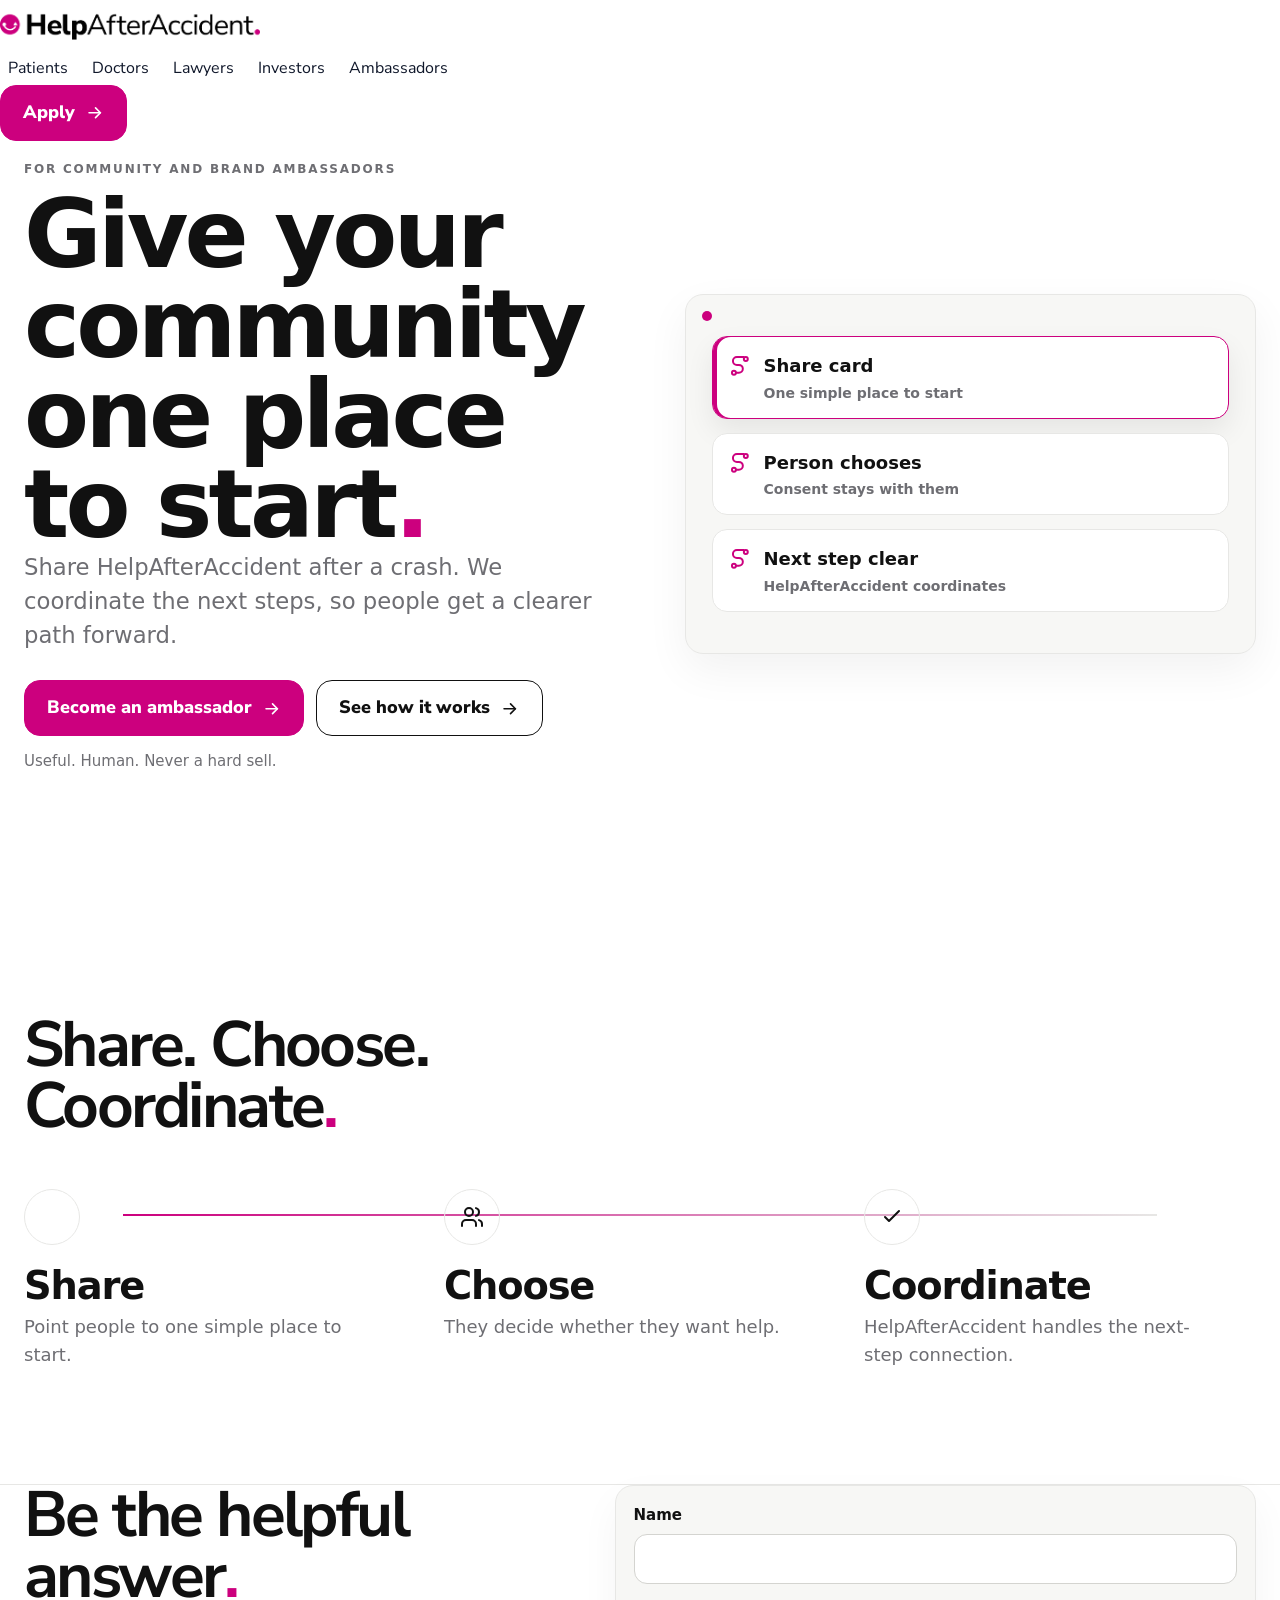
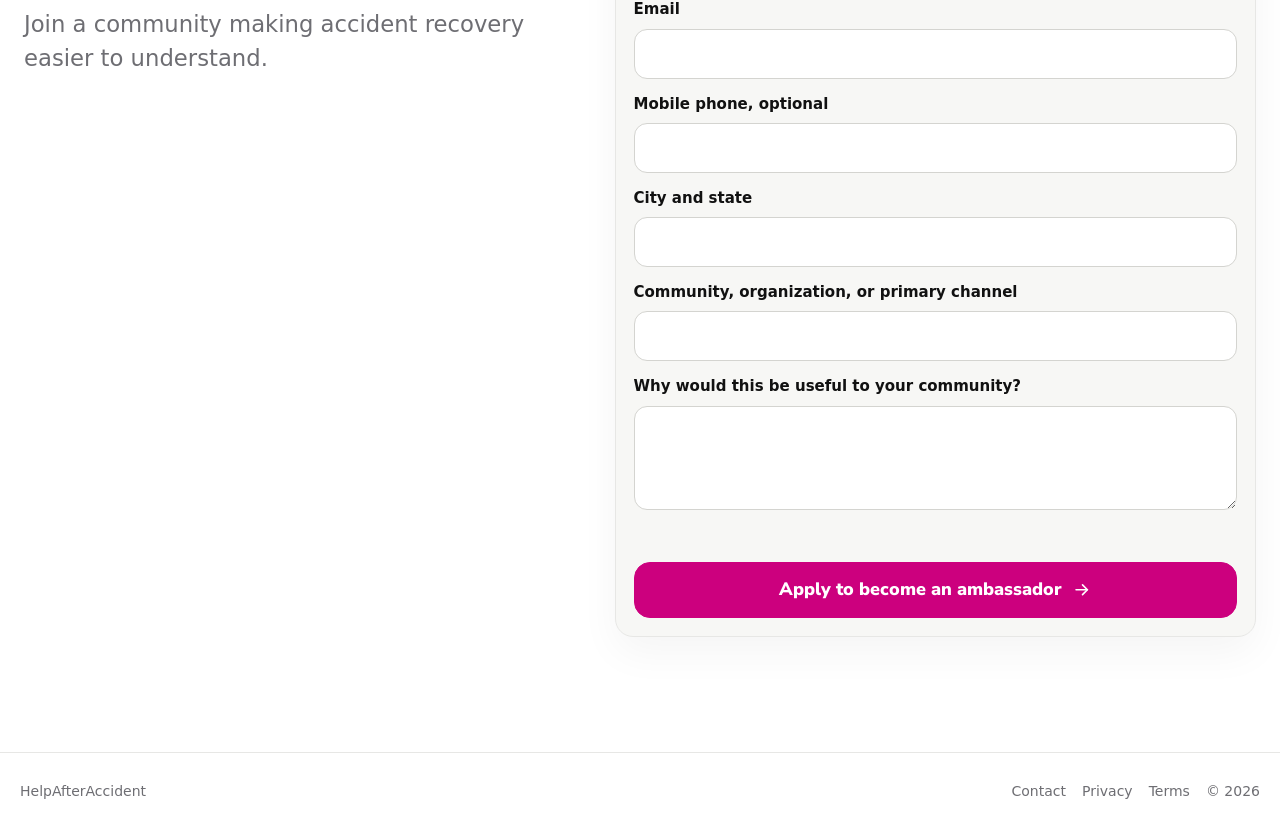
<file: ambassadors.html>
<!doctype html>
<html lang="en">
  <head>
    <meta charset="utf-8"><meta name="viewport" content="width=device-width, initial-scale=1">
    <title>Brand Ambassador Program | HelpAfterAccident</title><meta name="description" content="Apply to share HelpAfterAccident with your community and give people one place to start after a crash.">
    <meta property="og:title" content="Brand Ambassador Program | HelpAfterAccident"><meta property="og:description" content="Give your community one place to start."><meta name="twitter:card" content="summary">
    <link rel="icon" href="favicon.png"><link rel="canonical" href="ambassadors.html"><link rel="stylesheet" href="styles.css"><script src="config.js"></script>
  </head>
  <body>
    <a class="skip" href="#main">Skip to content</a><header class="site-header"><nav class="nav" aria-label="Main"><a class="logo" href="patients.html"><img src="logo.png" alt="HelpAfterAccident"></a><div class="nav-links" id="menu" data-nav-links><a href="patients.html">Patients</a><a href="doctors.html">Doctors</a><a href="lawyers.html">Lawyers</a><a href="investors.html">Investors</a><a href="ambassadors.html" aria-current="page">Ambassadors</a></div><a class="button primary" data-cta="ambassador" data-event="ambassador_apply">Apply</a><button class="menu-button" data-menu-button aria-expanded="false" aria-controls="menu">Menu</button></nav></header>
    <main id="main">
      <section class="hero"><div><p class="eyebrow">For community and brand ambassadors</p><h1>Give your community one place to start<span class="dot">.</span></h1><p class="lead">Share HelpAfterAccident after a crash. We coordinate the next steps, so people get a clearer path forward.</p><div class="cta-row"><a class="button primary" data-cta="ambassador" data-event="ambassador_apply">Become an ambassador</a><a class="button secondary" href="#works">See how it works</a></div><p class="support">Useful. Human. Never a hard sell.</p></div><div class="visual" data-state-visual><div class="state" data-state>Share card<span class="micro">One simple place to start</span></div><div class="state" data-state>Person chooses<span class="micro">Consent stays with them</span></div><div class="state" data-state>Next step clear<span class="micro">HelpAfterAccident coordinates</span></div></div></section>
      <section id="works"><h2>Share. Choose. Coordinate<span class="dot">.</span></h2><div class="steps"><div class="step"><div class="step-number">1</div><h3>Share</h3><p>Point people to one simple place to start.</p></div><div class="step"><div class="step-number">2</div><h3>Choose</h3><p>They decide whether they want help.</p></div><div class="step"><div class="step-number">3</div><h3>Coordinate</h3><p>HelpAfterAccident handles the next-step connection.</p></div></div></section>
      <section class="final"><div><h2>Be the helpful answer<span class="dot">.</span></h2><p class="lead">Join a community making accident recovery easier to understand.</p></div><form id="lead-form" data-audience="ambassador"><label>Name<input name="name" required autocomplete="name"></label><label>Email<input name="email" type="email" required autocomplete="email"></label><label>Mobile phone, optional<input name="phone" autocomplete="tel"></label><label>City and state<input name="location" required></label><label>Community, organization, or primary channel<input name="community" required></label><label>Why would this be useful to your community?<textarea name="reason" required></textarea></label><label class="hidden-field">Website<input name="website" tabindex="-1" autocomplete="off"></label><div class="form-status" role="status" aria-live="polite"></div><button class="button primary" type="submit" data-label="Apply to become an ambassador">Apply to become an ambassador</button></form></section>
    </main>
    <footer class="site-footer"><div class="footer-inner"><span>HelpAfterAccident</span><div class="footer-links"><a href="mailto:contact@helpafteraccident.com">Contact</a><a href="privacy.html">Privacy</a><a href="terms.html">Terms</a><span>&copy; 2026</span></div></div></footer><script src="script.js"></script>
  </body>
</html>
</file>
<file: styles.css>
@import url("https://fonts.googleapis.com/css2?family=Nunito+Sans:wght@400;500;700;900&display=swap");

:root {
  --ink: #111111;
  --paper: #ffffff;
  --soft-paper: #f7f7f5;
  --muted: #6e6e73;
  --line: #e7e7e5;
  --accent: #cc007e;
  --max: 1280px;
  --ease-out: cubic-bezier(0.22, 1, 0.36, 1);
  --ease-in-out: cubic-bezier(0.4, 0, 0.2, 1);
  font-family:
    Inter,
    ui-sans-serif,
    system-ui,
    -apple-system,
    BlinkMacSystemFont,
    "Segoe UI",
    sans-serif;
}

* {
  box-sizing: border-box;
}
html {
  scroll-behavior: smooth;
  overflow-x: hidden;
}
body {
  margin: 0;
  color: var(--ink);
  background: var(--paper);
  font-size: 17px;
  line-height: 1.55;
  overflow-x: hidden;
  text-rendering: optimizeLegibility;
  padding-top: calc(88px + env(safe-area-inset-top));
}
body.menu-open {
  overflow: hidden;
}
a {
  color: inherit;
  text-decoration: none;
}
button,
input,
select,
textarea {
  font: inherit;
}
:focus-visible {
  outline: 3px solid var(--accent);
  outline-offset: 4px;
}
.icon {
  width: 1.08em;
  height: 1.08em;
  flex: 0 0 auto;
  stroke: currentColor;
  stroke-width: 2;
  stroke-linecap: round;
  stroke-linejoin: round;
  fill: none;
}
.skip {
  position: fixed;
  left: 20px;
  top: calc(12px + env(safe-area-inset-top));
  z-index: 30;
  transform: translateY(-160%);
  background: var(--ink);
  color: white;
  padding: 10px 14px;
}
.skip:focus {
  transform: translateY(0);
}

.site-header {
  position: fixed;
  top: 0;
  left: 0;
  right: 0;
  z-index: 20;
  background: var(--paper);
  box-shadow: 0 0 0 rgba(17, 17, 17, 0);
  transition: box-shadow 300ms var(--ease-in-out);
  padding-top: env(safe-area-inset-top);
}
.container-custom {
  max-width: var(--max);
  margin: 0 auto;
  padding-left: 16px;
  padding-right: 16px;
}
.nav-shell {
  height: 88px;
}
.header-bar {
  height: 100%;
  display: flex;
  align-items: center;
  justify-content: space-between;
  background: var(--paper);
}
.header-left {
  display: flex;
  align-items: center;
  gap: 18px;
  min-width: 0;
}
.logo {
  display: inline-flex;
  align-items: center;
  min-height: 48px;
}
.logo img {
  height: 32px;
  width: auto;
  max-width: min(52vw, 220px);
  display: block;
  object-fit: contain;
}
.nav-links {
  position: fixed;
  inset: calc(88px + env(safe-area-inset-top)) 0 auto 0;
  display: none;
  background: var(--paper);
  border-bottom: 1px solid var(--line);
  padding: 24px 20px 28px;
  flex-direction: column;
  gap: 14px;
  font-size: 18px;
  box-shadow: 0 28px 70px rgba(17, 17, 17, 0.1);
}
.nav-links.open {
  display: flex;
  animation: menu-in 180ms var(--ease-out);
}
.nav-links a,
.nav-dropdown-trigger {
  min-height: 44px;
  display: flex;
  align-items: center;
  gap: 6px;
  border: 0;
  background: transparent;
  color: #0f172a;
  font-family:
    "Nunito Sans",
    ui-sans-serif,
    system-ui,
    -apple-system,
    BlinkMacSystemFont,
    "Segoe UI",
    sans-serif;
  font-size: inherit;
  font-weight: 400;
  text-transform: capitalize;
  padding: 0;
  cursor: pointer;
}
.nav-links a:hover,
.nav-dropdown-trigger:hover {
  color: var(--accent);
}
.nav-dropdown {
  display: grid;
  gap: 8px;
}
.nav-dropdown-menu {
  display: grid;
  gap: 8px;
  padding-left: 16px;
  border-left: 2px solid var(--line);
}
.nav-dropdown-menu a {
  color: #475569;
  font-family:
    "Nunito Sans",
    ui-sans-serif,
    system-ui,
    -apple-system,
    BlinkMacSystemFont,
    "Segoe UI",
    sans-serif;
  font-size: 16px;
  font-weight: 400;
}
.header-actions {
  display: none;
  align-items: center;
  gap: 22px;
}
.phone-link {
  white-space: nowrap;
  font-family:
    "Nunito Sans",
    ui-sans-serif,
    system-ui,
    -apple-system,
    BlinkMacSystemFont,
    "Segoe UI",
    sans-serif;
  font-size: clamp(1.35rem, 2.3vw, 2rem);
  line-height: 1;
  font-weight: 400;
  color: var(--ink);
}
.phone-link span {
  color: #9a9a9f;
  font-weight: 400;
}
.phone-link strong {
  color: var(--accent);
  font-weight: 900;
}
.language-button {
  display: inline-flex;
  align-items: center;
  gap: 6px;
  border: 1px solid var(--line);
  border-radius: 999px;
  background: var(--paper);
  padding: 6px 8px;
  min-height: 34px;
  color: #94a3b8;
  transition:
    border-color 160ms var(--ease-in-out),
    background 160ms var(--ease-in-out),
    color 160ms var(--ease-in-out);
}
.language-button:hover {
  border-color: var(--accent);
  color: var(--accent);
  background: #fafafa;
}
.language-button img {
  width: 24px;
  height: auto;
  border-radius: 2px;
  box-shadow: 0 1px 2px rgba(17, 17, 17, 0.12);
}
.language-button .icon {
  width: 16px;
  height: 16px;
}
.nav-language-button {
  width: 100%;
  justify-content: flex-start;
  border: 0;
  border-radius: 8px;
  padding: 8px 16px;
  color: #475569;
  font-size: 15px;
}
.mobile-actions {
  display: flex;
  align-items: center;
  gap: 6px;
}
.mobile-call {
  display: inline-flex;
  min-height: 38px;
  align-items: center;
  justify-content: center;
  gap: 7px;
  border-radius: 999px;
  background: var(--accent);
  color: white;
  padding: 0 12px;
  font-size: 14px;
  font-weight: 800;
}
.menu-button {
  display: inline-flex;
  justify-self: end;
  gap: 6px;
  align-items: center;
  justify-content: center;
  min-width: 40px;
  min-height: 40px;
  border: 0;
  border-radius: 10px;
  background: var(--paper);
  color: var(--ink);
  font-size: 0;
}
.menu-button::before {
  content: "";
  width: 18px;
  height: 2px;
  border-radius: 999px;
  background: currentColor;
  box-shadow:
    0 -6px 0 currentColor,
    0 6px 0 currentColor;
}

.button {
  display: inline-flex;
  gap: 10px;
  min-height: 56px;
  align-items: center;
  justify-content: center;
  border: 1px solid var(--ink);
  border-radius: 16px;
  padding: 0 22px;
  font-family:
    "Nunito Sans",
    ui-sans-serif,
    system-ui,
    -apple-system,
    BlinkMacSystemFont,
    "Segoe UI",
    sans-serif;
  font-weight: 850;
  cursor: pointer;
  transition:
    transform 150ms var(--ease-in-out),
    box-shadow 150ms var(--ease-in-out),
    background 150ms var(--ease-in-out);
}
.button.primary {
  background: var(--accent);
  border-color: var(--accent);
  color: white;
}
.button.secondary {
  background: transparent;
  color: var(--ink);
}
.button:hover {
  transform: translateY(-1px);
  box-shadow: 0 14px 30px rgba(17, 17, 17, 0.11);
}
.button:active {
  transform: scale(0.985);
}
.button .icon {
  transition: transform 150ms var(--ease-in-out);
}
.button:hover .icon {
  transform: translateX(3px);
}

main > section {
  max-width: var(--max);
  margin: 0 auto;
  padding: 72px 20px;
}
.hero {
  min-height: calc(100svh - 65px - env(safe-area-inset-top));
  display: grid;
  grid-template-columns: 1fr;
  align-content: center;
  padding-top: 34px;
  padding-bottom: 74px;
}
.hero > * {
  opacity: 0;
  transform: translateY(12px);
  animation: rise-in 420ms var(--ease-out) forwards;
}
.hero > *:nth-child(2) {
  animation-delay: 80ms;
}
.hero.dark {
  max-width: none;
  background: var(--ink);
  color: white;
  padding-left: 20px;
  padding-right: 20px;
}
.hero-image-left {
  min-height: 880px;
  align-content: start;
  justify-items: start;
  gap: 48px;
  text-align: left;
}
.hero-art {
  order: -1;
  min-width: 0;
  height: 520px;
  display: flex;
  align-items: center;
  justify-content: center;
}
.hero-art img {
  display: block;
  width: 100%;
  height: 100%;
  object-fit: contain;
}
.hero-copy {
  min-width: 0;
  display: grid;
  justify-items: start;
}
.hero-kicker {
  max-width: 38ch;
  margin: 24px 0 72px;
  color: var(--muted);
  font-size: 48px;
  font-weight: 400;
  line-height: 1.05;
}
.index-v3 .hero-kicker {
  margin: 0 0 24px;
  font-size: 28px;
}
.index-v3 .hero-v3-row .hero-copy h1 {
  font-size: 32px;
  font-weight: 600;
}

.index-v3 .hero-v3-row .hero-story {
  margin-top: 0;
}
.hero-copy h1 {
  font-size: 56px;
  font-weight: 700;
  line-height: 0.86;
  max-width: none;
  white-space: nowrap;
}
.hero-copy .lead {
  color: #6e6e73;
  font-size: 24px;
}
.hero-copy .hero-coordinate {
  font-family:
    Inter,
    ui-sans-serif,
    system-ui,
    -apple-system,
    BlinkMacSystemFont,
    "Segoe UI",
    sans-serif;
  color: var(--ink);
  font-size: 80px;
  font-weight: 800;
  line-height: 1.32;
}
.hero-copy .hero-coordinate span {
  display: block;
}
.hero-copy .hero-coordinate .accent-word {
  color: var(--accent);
}
.hero-copy .hero-story {
  color: #555555;
  font-size: 24px;
  font-weight: 500;
  margin-top: 24px;
}
.hero-copy .hero-story span {
  display: block;
}
.hero-copy .cta-row {
  margin-top: 16px;
}
.hero-copy .cta-row .button {
  width: 240px;
  min-height: 56px;
  border-radius: 16px;
  font-size: 18px;
  font-weight: 600;
}
.hero-v2-row {
  gap: clamp(36px, 6vw, 84px);
}
.hero-v2-row .hero-art {
  width: 100%;
}
.hero-v2-row .hero-copy {
  max-width: 640px;
}
.hero-v3-row {
  gap: clamp(36px, 6vw, 84px);
}
.hero-v3-row .hero-art {
  width: 100%;
}
.hero-v3-row .hero-copy {
  max-width: 640px;
}
.eyebrow {
  margin: 0 0 12px;
  color: var(--muted);
  font-size: 12px;
  font-weight: 900;
  letter-spacing: 0.15em;
  text-transform: uppercase;
}
.dark .eyebrow {
  color: #c8c8c8;
}
h1,
h2 {
  margin: 0;
  letter-spacing: -0.04em;
  line-height: 0.95;
}
h1 {
  font-size: clamp(2.75rem, 11.5vw, 4rem);
  max-width: 12ch;
}
h2 {
  font-family:
    "Nunito Sans",
    ui-sans-serif,
    system-ui,
    -apple-system,
    BlinkMacSystemFont,
    "Segoe UI",
    sans-serif;
  font-size: clamp(2.15rem, 8.4vw, 3.9rem);
  max-width: 12ch;
}
.lead {
  max-width: 38ch;
  margin: 0 0 0;
  font-size: 18px;
  line-height: 1.5;
  color: var(--muted);
}
.dark .lead {
  color: #dddddd;
}
.cta-row {
  display: grid;
  gap: 12px;
  margin-top: 28px;
  align-items: center;
}
.cta-row .button {
  width: 100%;
}
.support {
  color: var(--muted);
  font-size: 15px;
  margin-top: 14px;
}
.dot {
  color: var(--accent);
}
.kinetic-panel {
  min-height: 210px;
  position: relative;
  display: grid;
  align-content: center;
  overflow: visible;
}
.kinetic-panel::before {
  content: "";
  position: absolute;
  left: 0;
  top: 12%;
  bottom: 12%;
  width: 4px;
  background: #d1d5db;
}
.kinetic-step {
  grid-area: 1 / 1;
  padding-left: 22px;
  opacity: 0;
  transform: translateY(18px);
  transition:
    opacity 520ms var(--ease-out),
    transform 520ms var(--ease-out);
  pointer-events: none;
}
.kinetic-step.is-active {
  opacity: 1;
  transform: translateY(0);
}
.kinetic-step span {
  display: block;
  color: var(--ink);
  font-size: clamp(3.2rem, 14vw, 5.8rem);
  line-height: 0.82;
  font-weight: 950;
  letter-spacing: 0;
  text-transform: uppercase;
}
.kinetic-step p {
  max-width: 24ch;
  margin: 18px 0 0;
  color: var(--muted);
  font-size: clamp(1.05rem, 4vw, 1.55rem);
  line-height: 1.22;
  font-weight: 800;
}
.dark .kinetic-step span {
  color: white;
}
.dark .kinetic-step p {
  color: #d6d6d6;
}

.visual {
  border: 1px solid var(--line);
  border-radius: 18px;
  background: var(--soft-paper);
  min-height: 232px;
  padding: 18px;
  display: grid;
  align-content: center;
  gap: 14px;
  position: relative;
  overflow: hidden;
  box-shadow: 0 16px 44px rgba(17, 17, 17, 0.055);
}
.visual::before {
  content: "";
  position: absolute;
  inset: 16px auto auto 16px;
  width: 10px;
  height: 10px;
  border-radius: 999px;
  background: var(--accent);
}
.dark .visual {
  background: #181818;
  border-color: #333;
}
.word-path {
  position: relative;
  display: grid;
  gap: 10px;
}
.word-path::before {
  content: "";
  position: absolute;
  top: 34px;
  bottom: 34px;
  right: 32px;
  width: 2px;
  background: var(--line);
}
.word-path button {
  width: 100%;
  min-height: 58px;
  background: white;
  border: 1px solid var(--line);
  border-radius: 15px;
  padding: 12px 60px 12px 14px;
  text-align: left;
  font-size: clamp(1.65rem, 8vw, 2.4rem);
  line-height: 1;
  font-weight: 900;
  transition:
    border-color 180ms var(--ease-in-out),
    transform 180ms var(--ease-in-out),
    background 180ms var(--ease-in-out);
}
.word-path button[aria-pressed="true"] {
  border-color: var(--accent);
  background: color-mix(in srgb, var(--accent) 6%, white);
}
.word-path p {
  margin: 7px 0 0;
  font-size: 15px;
  line-height: 1.35;
  color: var(--muted);
  font-weight: 650;
}
.traveler {
  width: 14px;
  height: 14px;
  background: var(--accent);
  border-radius: 999px;
  position: absolute;
  right: 26px;
  top: 22px;
  box-shadow: 0 0 0 5px rgba(204, 0, 126, 0.12);
  transition: transform 920ms var(--ease-out);
  z-index: 2;
}

.state {
  border: 1px solid var(--line);
  border-radius: 15px;
  background: white;
  padding: 15px;
  min-height: 72px;
  font-weight: 850;
  display: grid;
  grid-template-columns: auto 1fr;
  column-gap: 12px;
  align-items: start;
  transition:
    transform 200ms var(--ease-in-out),
    border-color 200ms var(--ease-in-out),
    box-shadow 200ms var(--ease-in-out);
}
.dark .state {
  background: #222;
  border-color: #3a3a3a;
}
.state.active {
  border-color: var(--accent);
  box-shadow:
    inset 4px 0 0 var(--accent),
    0 12px 28px rgba(17, 17, 17, 0.075);
  transform: none;
}
.state > .icon {
  color: var(--accent);
  margin-top: 2px;
  font-size: 22px;
}
.micro {
  display: block;
  grid-column: 2;
  margin-top: 4px;
  color: var(--muted);
  font-size: 14px;
  line-height: 1.35;
  font-weight: 550;
}

.steps {
  display: grid;
  grid-template-columns: 1fr;
  gap: 0;
  margin-top: 34px;
  position: relative;
}
.steps::before {
  content: "";
  position: absolute;
  top: 24px;
  bottom: 24px;
  left: 24px;
  width: 2px;
  background: linear-gradient(180deg, var(--accent), var(--line));
}
.step {
  position: relative;
  padding: 0 0 32px 72px;
}
.step:last-child {
  padding-bottom: 0;
}
.step-number {
  position: absolute;
  left: 0;
  top: 0;
  width: 30px;
  height: 30px;
  border-radius: 999px;
  color: var(--ink);
  border: 1px solid var(--line);
  display: grid;
  place-items: center;
  transition:
    transform 200ms var(--ease-in-out),
    background 200ms var(--ease-in-out),
    color 200ms var(--ease-in-out),
    border-color 200ms var(--ease-in-out);
}
.step:first-child .step-number,
.step:hover .step-number {
  color: white;
}
.step-number .icon {
  width: 24px;
  height: 24px;
}
.step h3 {
  font-size: clamp(1.55rem, 6vw, 2.3rem);
  line-height: 1;
  letter-spacing: -0.03em;
}

.step-container {
  display: flex;
  align-items: end;
}
.step p {
  margin: 0;
  color: var(--muted);
  max-width: 30ch;
}
.index-v3 #how-it-works {
  max-width: 1200px;
  padding-top: 66px;
}
.index-v3 #how-it-works h2 {
  font-family:
    Inter,
    ui-sans-serif,
    system-ui,
    -apple-system,
    BlinkMacSystemFont,
    "Segoe UI",
    sans-serif;
  font-size: 52px;
  font-weight: 700;
  line-height: 1;
  letter-spacing: 0;
  max-width: none;
}
.bolded {
  font-weight: 600;
  color: red;
}
.index-v3 .hero-copy .bolded {
  font-weight: 600 !important;
}
.index-v3 #how-it-works .steps {
  grid-template-columns: 1fr;
  gap: 20px;
  margin-top: 24px;
}
.index-v3 #how-it-works .steps::before {
  content: none;
}
.index-v3 #how-it-works .step {
  position: relative;
  display: grid;
  gap: 16px;
  min-height: 220px;
  padding: 28px;
  border: 1px solid #f1f1f1;
  border-radius: 16px;
  background: var(--paper);
  box-shadow: none;
}
.index-v3 #how-it-works .step-number {
  position: static;

  display: grid;
  place-items: center;
  border-radius: 999px;
  color: var(--accent);
  font-size: 20px;
  font-weight: 700;
  line-height: 1;
}

.index-v3 #how-it-works .step h3 {
  margin: 0;
  font-family:
    "Nunito Sans",
    ui-sans-serif,
    system-ui,
    -apple-system,
    BlinkMacSystemFont,
    "Segoe UI",
    sans-serif;
  font-size: 28px;
  font-weight: 700;
  line-height: 1.1;
  letter-spacing: 0;
}
.index-v3 #how-it-works .step p {
  max-width: none;
  margin: 0;
  color: var(--muted);
  font-size: 20px;
  font-weight: 400;
  line-height: 1.45;
}
.index-v3 .why-haa {
  max-width: 1200px;
  padding-bottom: 40px;
}
.index-v3 .why-haa h2 {
  font-family:
    Inter,
    ui-sans-serif,
    system-ui,
    -apple-system,
    BlinkMacSystemFont,
    "Segoe UI",
    sans-serif;
  font-size: 52px;
  font-weight: 700;
  line-height: 1;
  letter-spacing: 0;
  max-width: none;
}
.index-v3 .why-list {
  list-style: none;
  margin: 48px 0 0;
  padding: 0;
  display: grid;
  grid-template-columns: repeat(2, minmax(0, 1fr));
  gap: 18px 36px;
}
.index-v3 .why-list li {
  position: relative;
  padding-left: 34px;
  color: var(--ink);
  font-size: 22px;
  line-height: 1.4;
  font-weight: 400;
}
.index-v3 .why-list li::before {
  content: "✓";
  position: absolute;
  left: 0;
  top: 0;
  color: var(--accent);
  font-size: 22px;
  line-height: 1.4;
  font-weight: 700;
}

.final {
  display: grid;
  grid-template-columns: 1fr;
  gap: 28px;
  padding-top: 0 !important;
  align-items: start;
  border-top: 1px solid var(--line);
  padding-bottom: calc(84px + env(safe-area-inset-bottom));
}
.index-v3 .final {
  border-top: 0;
}
.final-simple {
  align-items: center;
}
.plain-cta {
  display: flex;
  align-items: center;
}
.index-v3 .plain-cta .button {
  width: 240px;
  min-height: 56px;
  border-radius: 16px;
  font-size: 18px;
  font-weight: 600;
}
form {
  border: 1px solid var(--line);
  border-radius: 18px;
  padding: 18px;
  background: var(--soft-paper);
  display: grid;
  gap: 14px;
  box-shadow: 0 16px 40px rgba(17, 17, 17, 0.045);
}
label {
  display: grid;
  gap: 7px;
  font-weight: 800;
  font-size: 15px;
}
input,
select,
textarea {
  min-height: 50px;
  border: 1px solid #d4d4d0;
  border-radius: 13px;
  padding: 10px 12px;
  background: white;
  transition:
    border-color 160ms var(--ease-in-out),
    box-shadow 160ms var(--ease-in-out);
}
input:focus,
select:focus,
textarea:focus {
  border-color: var(--accent);
  box-shadow: 0 0 0 4px rgba(204, 0, 126, 0.11);
}
textarea {
  min-height: 104px;
  resize: vertical;
}
.check {
  grid-template-columns: 24px 1fr;
  align-items: start;
  font-weight: 650;
  color: var(--muted);
}
.index-v3 .why-haa .check input {
  min-height: 20px;
  width: 20px;
  margin-top: 2px;
}
.hidden-field {
  position: absolute;
  left: -10000px;
  width: 1px;
  height: 1px;
  overflow: hidden;
}
.form-status {
  min-height: 24px;
  color: #9b005f;
  font-weight: 750;
}
.legal-note {
  color: var(--muted);
  font-size: 13px;
}

.proof-strip {
  display: none;
  gap: 18px;
  margin-top: 24px;
  flex-wrap: wrap;
}
.proof-strip.visible {
  display: flex;
}
.proof-item {
  border-top: 1px solid #555;
  padding-top: 12px;
  min-width: 150px;
}
.proof-value {
  font-size: 1.55rem;
  font-weight: 900;
}
.proof-label {
  color: #d0d0d0;
  font-size: 14px;
}

.site-footer {
  border-top: 1px solid var(--line);
  padding: 28px 20px calc(28px + env(safe-area-inset-bottom));
  color: var(--muted);
  font-size: 14px;
}
.index-v3 .site-footer {
  border-top: 0;
}
.footer-inner {
  max-width: var(--max);
  margin: 0 auto;
  display: flex;
  gap: 16px;
  justify-content: space-between;
  flex-wrap: wrap;
}
.footer-brand {
  display: inline-flex;
  align-items: center;
  min-height: 32px;
}
.footer-brand img {
  display: block;
  height: 28px;
  width: auto;
}
.footer-links {
  display: flex;
  gap: 16px;
  flex-wrap: wrap;
}

.reveal {
  opacity: 1;
  transform: none;
}
.js .reveal {
  opacity: 0;
  transform: translateY(12px);
  transition:
    opacity 420ms var(--ease-out),
    transform 420ms var(--ease-out);
}
.js .reveal.is-visible {
  opacity: 1;
  transform: translateY(0);
}
.sticky-cta {
  position: fixed;
  z-index: 18;
  left: 0;
  right: 0;
  bottom: 0;
  padding: 10px 20px calc(10px + env(safe-area-inset-bottom));
  background: color-mix(in srgb, var(--paper) 94%, transparent);
  border-top: 1px solid var(--line);
  backdrop-filter: blur(14px);
  transform: translateY(110%);
  transition: transform 220ms var(--ease-out);
}
.sticky-cta.visible {
  transform: translateY(0);
}
.sticky-cta .button {
  width: 100%;
}

@keyframes rise-in {
  to {
    opacity: 1;
    transform: translateY(0);
  }
}
@keyframes menu-in {
  from {
    opacity: 0;
    transform: translateY(-8px);
  }
  to {
    opacity: 1;
    transform: translateY(0);
  }
}
@keyframes gradient-move {
  from {
    background-position: -100%;
  }
  to {
    background-position: 200%;
  }
}

@media (min-width: 520px) {
  .cta-row {
    display: flex;
    flex-wrap: wrap;
  }
  .cta-row .button {
    width: auto;
  }
  main > section {
    padding-left: 24px;
    padding-right: 24px;
  }
}

@media (min-width: 861px) {
  body {
    font-size: 18px;
  }
  body {
    padding-top: calc(88px + env(safe-area-inset-top));
  }
  .container-custom {
    padding-left: 24px;
    padding-right: 24px;
  }
  .nav-shell {
    height: 88px;
  }
  .header-left {
    gap: 24px;
  }
  .logo img {
    height: 40px;
    max-width: 260px;
  }
  .menu-button {
    display: none;
  }
  .mobile-actions {
    display: none;
  }
  .header-actions {
    display: flex;
  }
  .nav-links {
    position: static;
    display: flex;
    flex-direction: row;
    align-items: center;
    gap: 8px;
    padding: 0;
    border: 0;
    box-shadow: none;
    font-size: 16px;
    background: transparent;
  }
  .nav-links a,
  .nav-dropdown-trigger {
    min-height: 32px;
    padding: 4px 8px;
    font-size: 16px;
  }
  .nav-dropdown {
    position: relative;
  }
  .nav-dropdown-menu {
    position: absolute;
    left: 0;
    top: calc(100% + 8px);
    width: 196px;
    padding: 8px 0;
    border: 1px solid #f1f1f1;
    border-radius: 12px;
    background: white;
    box-shadow: 0 18px 44px rgba(17, 17, 17, 0.12);
    opacity: 0;
    visibility: hidden;
    transform: translateY(-4px);
    transition:
      opacity 160ms var(--ease-in-out),
      transform 160ms var(--ease-in-out),
      visibility 160ms var(--ease-in-out);
  }
  .nav-dropdown:hover .nav-dropdown-menu,
  .nav-dropdown:focus-within .nav-dropdown-menu {
    opacity: 1;
    visibility: visible;
    transform: translateY(0);
  }
  .nav-dropdown-menu a {
    min-height: 38px;
    padding: 0 16px;
    font-size: 15px;
  }
  .nav-dropdown-menu .nav-language-button {
    min-height: 38px;
  }
  main > section {
    padding: clamp(84px, 9vw, 136px) 24px;
  }
  .hero {
    min-height: calc(100svh - 88px);
    grid-template-columns: minmax(0, 6fr) minmax(0, 6fr);
    align-items: center;
    align-content: center;
    gap: clamp(40px, 7vw, 90px);
  }
  .hero.dark {
    padding-left: max(24px, calc((100vw - var(--max)) / 2 + 24px));
    padding-right: max(24px, calc((100vw - var(--max)) / 2 + 24px));
  }
  .hero-image-left {
    grid-template-columns: minmax(0, 760px);
    align-content: start;
    justify-content: start;
    gap: 48px;
  }
  .hero-image-left .hero-art {
    order: 0;
  }
  .hero-image-left .hero-copy {
    justify-self: start;
    max-width: 760px;
  }
  .hero-v2-row {
    grid-template-columns: minmax(0, 6fr) minmax(0, 6fr);
    align-items: center;
    align-content: center;
    gap: clamp(48px, 7vw, 96px);
  }
  .hero-v2-row .hero-art {
    order: 0;
    height: 520px;
  }
  .hero-v2-row .hero-copy {
    justify-self: start;
    max-width: 640px;
  }
  .hero-v3-row {
    grid-template-columns: minmax(0, 6fr) minmax(0, 6fr);
    align-items: center;
    align-content: center;
    gap: clamp(48px, 7vw, 96px);
    padding-top: 52px;
  }
  .hero-v3-row .hero-art {
    order: 2;
    height: 520px;
  }
  .hero-v3-row .hero-copy {
    order: 1;
    justify-self: start;
    max-width: 640px;
  }
  h1 {
    font-size: clamp(4.8rem, 7.4vw, 7.5rem);
    max-width: 12ch;
  }
  h2 {
    font-size: clamp(3.6rem, 5vw, 5.4rem);
  }
  .lead {
    max-width: 56ch;
    font-size: clamp(1.15rem, 1.8vw, 1.42rem);
  }
  .kinetic-panel {
    min-height: 420px;
  }
  .kinetic-step {
    padding-left: 28px;
  }
  .kinetic-step span {
    font-size: clamp(4.4rem, 5.8vw, 6.2rem);
  }
  .kinetic-step p {
    font-size: clamp(1.2rem, 1.8vw, 1.65rem);
  }
  .visual {
    min-height: 360px;
    padding: 26px;
  }
  .word-path {
    gap: 18px;
  }
  .word-path button {
    min-height: 88px;
    padding: 20px 70px 20px 20px;
    font-size: clamp(2rem, 4vw, 4.2rem);
  }
  .word-path p {
    font-size: 18px;
  }
  .traveler {
    top: 38px;
    right: 30px;
  }
  .steps {
    grid-template-columns: 1fr 1fr 1fr;
    gap: 28px;
    margin-top: 52px;
  }
  .steps::before {
    top: 25px;
    bottom: auto;
    left: 8%;
    right: 8%;
    width: auto;
    height: 2px;
    background: linear-gradient(90deg, var(--accent), var(--line));
  }
  .step {
    padding: 0;
  }
  .step-number {
    position: static;
    width: 56px;
    height: 56px;
  }
  .step h3 {
    margin: 22px 0 8px;
    font-size: clamp(1.8rem, 3vw, 3rem);
  }
  .index-v3 #how-it-works .steps {
    grid-template-columns: repeat(3, minmax(0, 1fr));
    gap: 24px;
    margin-top: 48px;
  }
  .index-v3 #how-it-works .steps::before {
    content: none;
  }
  .index-v3 #how-it-works .step {
    padding: 32px;
  }
  .index-v3 #how-it-works .step h3 {
    margin: 0;
    font-size: 28px;
  }
  .index-v3 .why-haa h2 {
    font-size: 52px;
  }
  .index-v3 .why-list {
    grid-template-columns: repeat(2, minmax(0, 1fr));
  }
  .index-v3 .why-list li {
    font-size: 22px;
  }
  .final {
    grid-template-columns: minmax(0, 5fr) minmax(300px, 6fr);
    gap: 56px;
    padding-bottom: clamp(84px, 9vw, 136px);
  }
  .sticky-cta {
    display: none;
  }
}
.mt-24 {
  margin-top: 24px;
}
@media (max-width: 860px) {
  .index-v3 .hero-v3-row {
    min-height: auto;
    gap: 24px;
    padding-top: 52px;
  }
  .index-v3 .hero-v3-row .hero-copy {
    display: contents;
  }
  .index-v3 .hero-v3-row .hero-kicker {
    order: -1;
    margin: 0 0 24px;
    font-size: 28px;
  }
  .index-v3 .hero-v3-row .hero-art {
    order: 0;
    height: clamp(220px, 58vw, 360px);
  }
  .index-v3 .hero-v3-row .hero-copy h1 {
    order: 1;
  }
  .index-v3 .hero-v3-row .hero-copy h1 {
    font-size: 32px;
    font-weight: 600;
    line-height: 0.9;
    white-space: normal;
    max-width: 100%;
  }
  .index-v3 .hero-v3-row .hero-coordinate {
    order: 2;
    font-size: clamp(2.6rem, 13vw, 4.5rem);
    line-height: 1.06;
  }
  .index-v3 .hero-v3-row .hero-story {
    order: 3;
    font-size: clamp(1.15rem, 5.3vw, 1.5rem);
  }
  .index-v3 .hero-v3-row .cta-row {
    order: 4;
  }
  .index-v3 .why-haa h2 {
    font-size: 52px;
  }
  .index-v3 .why-list {
    grid-template-columns: 1fr;
    gap: 16px;
    margin-top: 24px;
  }
  .index-v3 .why-list li {
    font-size: clamp(1.15rem, 5vw, 1.45rem);
    padding-left: 32px;
  }
  .index-v3 .why-list li::before {
    font-size: inherit;
  }
}

@media (max-width: 380px) {
  .container-custom {
    padding-left: 12px;
    padding-right: 12px;
  }
  .logo img {
    max-width: 150px;
  }
  main > section,
  .hero.dark {
    padding-left: 16px;
    padding-right: 16px;
  }
  .hero {
    padding-top: 26px;
    gap: 20px;
  }
  h1 {
    font-size: clamp(2.45rem, 12vw, 3.4rem);
  }
  .lead {
    font-size: 17px;
  }
  .cta-row {
    margin-top: 22px;
  }
  .hero .button.secondary,
  .hero .support {
    display: none;
  }
  .visual {
    min-height: 214px;
  }
  .word-path button {
    font-size: 1.45rem;
  }
}

@media (prefers-reduced-motion: reduce) {
  *,
  *::before,
  *::after {
    animation-duration: 0.01ms !important;
    animation-iteration-count: 1 !important;
    scroll-behavior: auto !important;
    transition-duration: 0.01ms !important;
  }
  .hero > *,
  .js .reveal {
    opacity: 1 !important;
    transform: none !important;
  }
  .sticky-cta {
    transition: none !important;
  }
}
</file>
